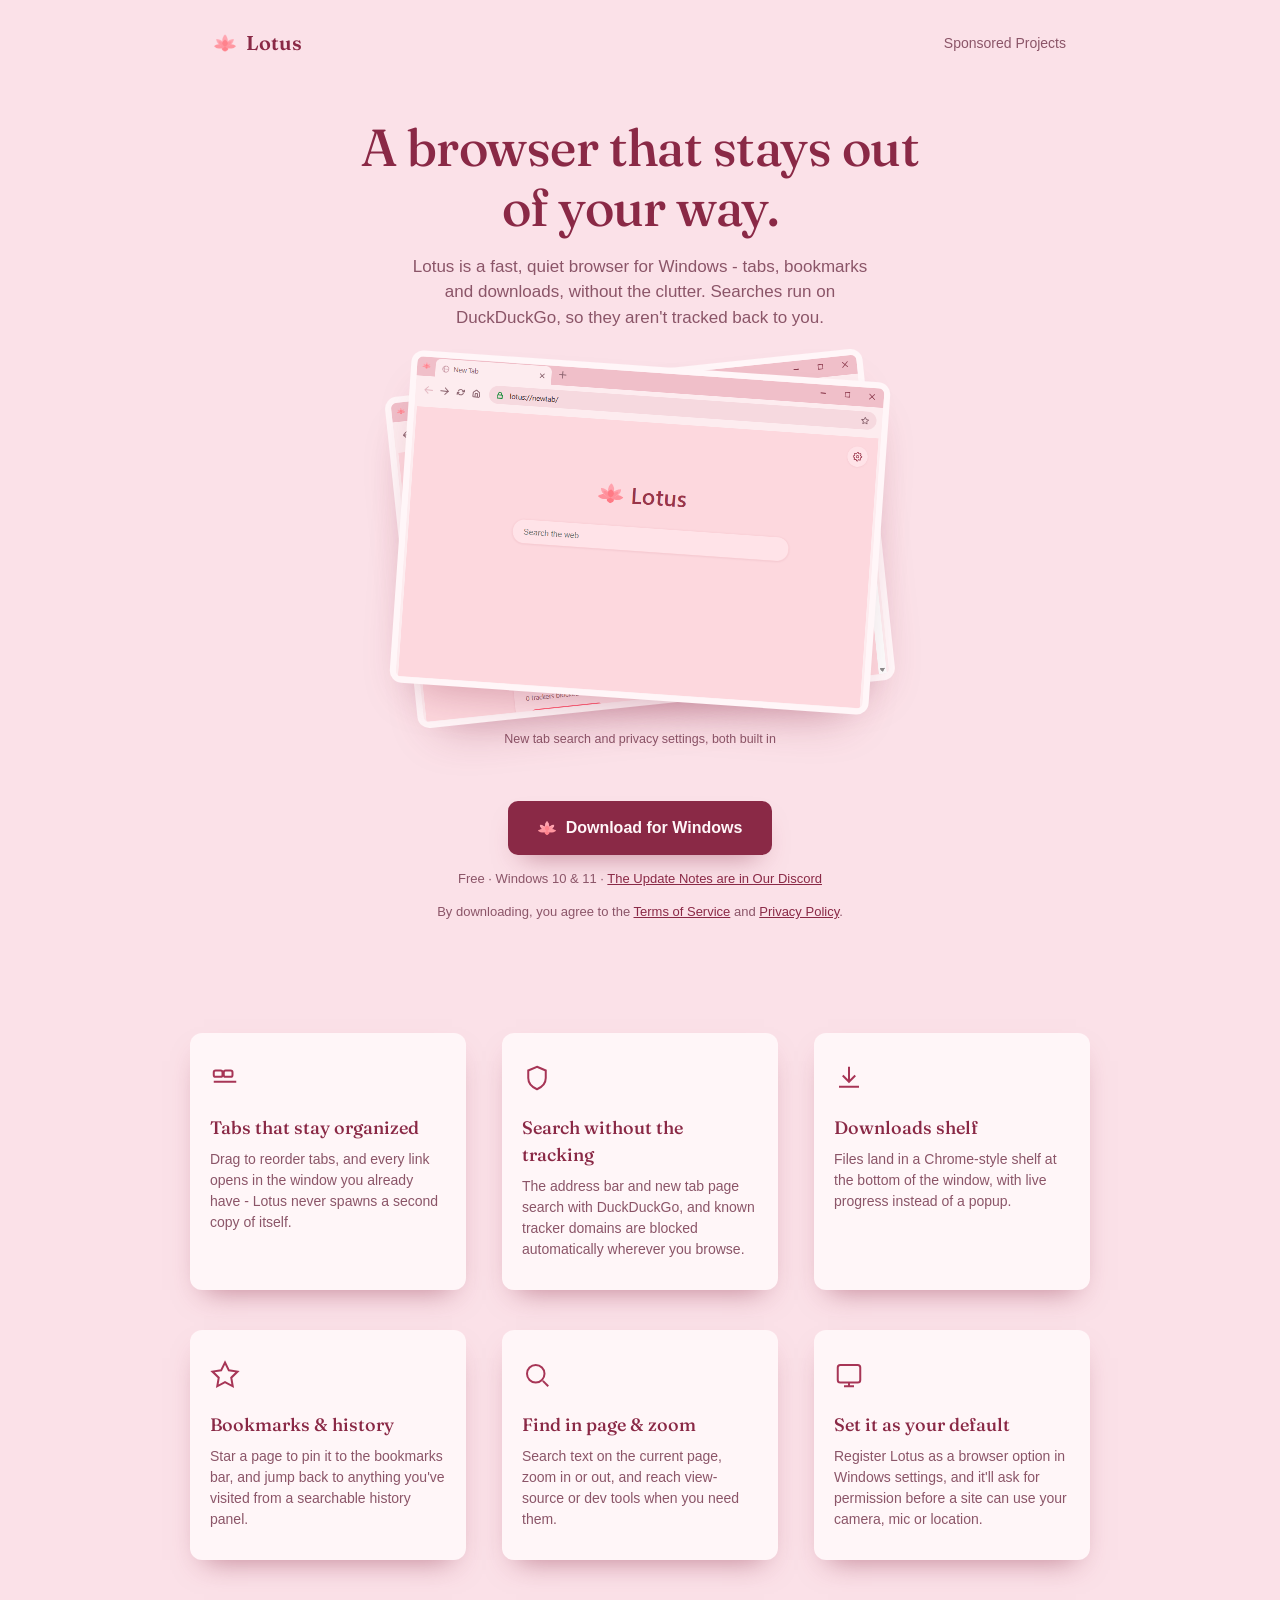
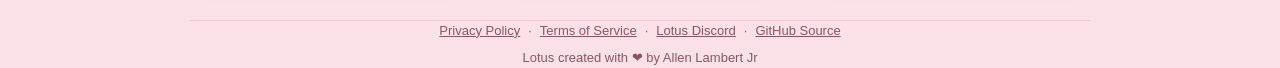
<file: index.html>
<!DOCTYPE html>
<html lang="en">

<head>
  <meta charset="UTF-8">
  <meta name="viewport" content="width=device-width, initial-scale=1.0">
  <title>Lotus - a calmer way to browse</title>
  <link rel="icon" href="assets/icon.ico" type="image/x-icon">
  <link rel="preconnect" href="https://fonts.googleapis.com">
  <link href="https://fonts.googleapis.com/css2?family=Fraunces:opsz,wght@9..144,400;9..144,500;9..144,600&display=swap"
    rel="stylesheet">
  <link rel="stylesheet" href="styles.css">
</head>

<body>

  <header class="site">
    <div class="wrap site-nav">
      <div class="wordmark">
        <img src="assets/icon.ico" alt="">
        Lotus
      </div>
      <a class="nav-link" href="/sponsor.html">Sponsored Projects</a>
    </div>
  </header>

  <section class="hero wrap">
    <h1>A browser that stays out<br>of your way.</h1>
    <p class="sub">Lotus is a fast, quiet browser for Windows - tabs, bookmarks and downloads, without the clutter.
      Searches run on DuckDuckGo, so they aren't tracked back to you.</p>

    <div class="screenshot-stack">
      <div class="screenshot-frame back">
        <img src="assets/screenshot-settings.png"
          alt="Lotus settings page showing bookmarks bar, tracker blocking, HTTPS-only mode and pop-up blocking toggles">
      </div>
      <div class="screenshot-frame front">
        <img src="assets/screenshot-newtab.png" alt="Lotus new tab page with the DuckDuckGo-powered search box">
      </div>
    </div>
    <p class="screenshot-caption">New tab search and privacy settings, both built in</p>
  </section>

  <section class="cta" id="download">
    <a class="download-btn" id="download-btn" href="versions/Lotus.Installer.exe" download>
      <img src="assets/icon.ico" alt="">
      Download for Windows
    </a>
    <p class="fine-print">Free · Windows 10 &amp; 11 · <a href="https://discord.gg/F8ZHvA9Z5C" target="_blank" rel="noopener">The Update Notes are in Our Discord</a></p>
    <p class="fine-print">By downloading, you agree to the <a href="terms.html">Terms of Service</a> and <a
        href="privacy.html">Privacy Policy</a>.</p>
  </section>

  <section class="wrap features">
    <div class="feature">
      <svg class="icon" viewBox="0 0 24 24" fill="none" stroke="currentColor" stroke-width="1.6">
        <rect x="3" y="6" width="7" height="5" rx="1.5" />
        <rect x="11" y="6" width="7" height="5" rx="1.5" />
        <path d="M3 15h18" />
      </svg>
      <h3>Tabs that stay organized</h3>
      <p>Drag to reorder tabs, and every link opens in the window you already have - Lotus never spawns a second copy of
        itself.</p>
    </div>
    <div class="feature">
      <svg class="icon" viewBox="0 0 24 24" fill="none" stroke="currentColor" stroke-width="1.6">
        <path d="M12 3l7 3v6c0 5-3.5 7.5-7 9-3.5-1.5-7-4-7-9V6l7-3z" />
      </svg>
      <h3>Search without the tracking</h3>
      <p>The address bar and new tab page search with DuckDuckGo, and known tracker domains are blocked automatically
        wherever you browse.</p>
    </div>
    <div class="feature">
      <svg class="icon" viewBox="0 0 24 24" fill="none" stroke="currentColor" stroke-width="1.6">
        <path d="M12 3v12" />
        <path d="M7 10l5 5 5-5" />
        <path d="M4 19h16" />
      </svg>
      <h3>Downloads shelf</h3>
      <p>Files land in a Chrome-style shelf at the bottom of the window, with live progress instead of a popup.</p>
    </div>
    <div class="feature">
      <svg class="icon" viewBox="0 0 24 24" fill="none" stroke="currentColor" stroke-width="1.6">
        <path d="M12 2 15.09 8.26 22 9.27 17 14.14 18.18 21.02 12 17.77 5.82 21.02 7 14.14 2 9.27 8.91 8.26 12 2z" />
      </svg>
      <h3>Bookmarks &amp; history</h3>
      <p>Star a page to pin it to the bookmarks bar, and jump back to anything you've visited from a searchable history
        panel.</p>
    </div>
    <div class="feature">
      <svg class="icon" viewBox="0 0 24 24" fill="none" stroke="currentColor" stroke-width="1.6">
        <circle cx="11" cy="11" r="7" />
        <path d="M21 21l-4.3-4.3" />
      </svg>
      <h3>Find in page &amp; zoom</h3>
      <p>Search text on the current page, zoom in or out, and reach view-source or dev tools when you need them.</p>
    </div>
    <div class="feature">
      <svg class="icon" viewBox="0 0 24 24" fill="none" stroke="currentColor" stroke-width="1.6">
        <rect x="3" y="4" width="18" height="14" rx="2" />
        <path d="M8 21h8M12 18v3" />
      </svg>
      <h3>Set it as your default</h3>
      <p>Register Lotus as a browser option in Windows settings, and it'll ask for permission before a site can use your
        camera, mic or location.</p>
    </div>
  </section>

  <footer class="wrap">
    <div class="legal-links">
      <a href="privacy.html">Privacy Policy</a>·<a href="terms.html">Terms of Service</a>·<a
        href="https://discord.gg/F8ZHvA9Z5C" target="_blank" rel="noopener">Lotus Discord</a>·<a href="https://github.com/LotusBrowser/Lotus.Source" target="_blank" rel="noopener">GitHub Source</a>
    </div>
    Lotus created with ❤ by Allen Lambert Jr
  </footer>


  <script>
    // Let the browser start the .exe download (native `download` attribute
    // behavior), then carry the visitor to the thank-you page where the
    // lotus blooms.
    document.getElementById('download-btn').addEventListener('click', function () {
      window.setTimeout(function () {
        window.location.href = 'thank-you.html';
      }, 600);
    });
  </script>
</body>

</html>
</file>
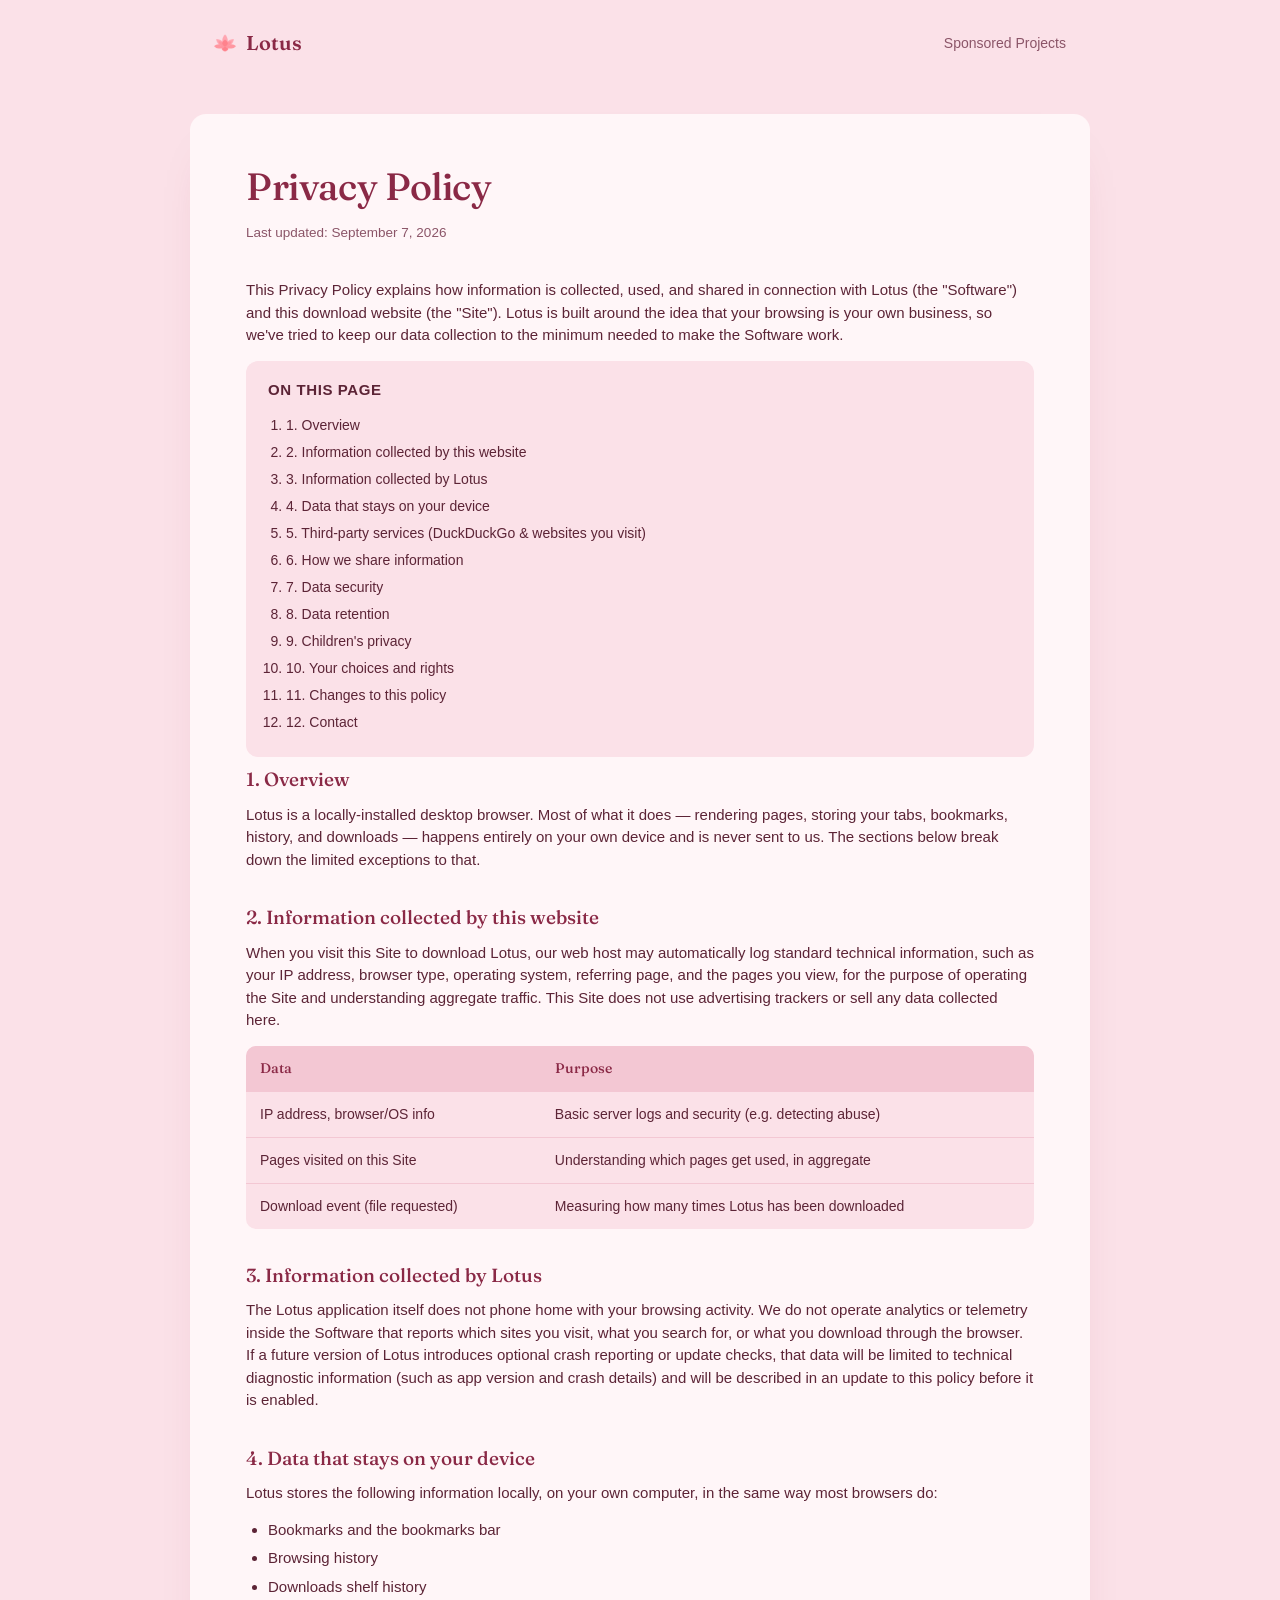
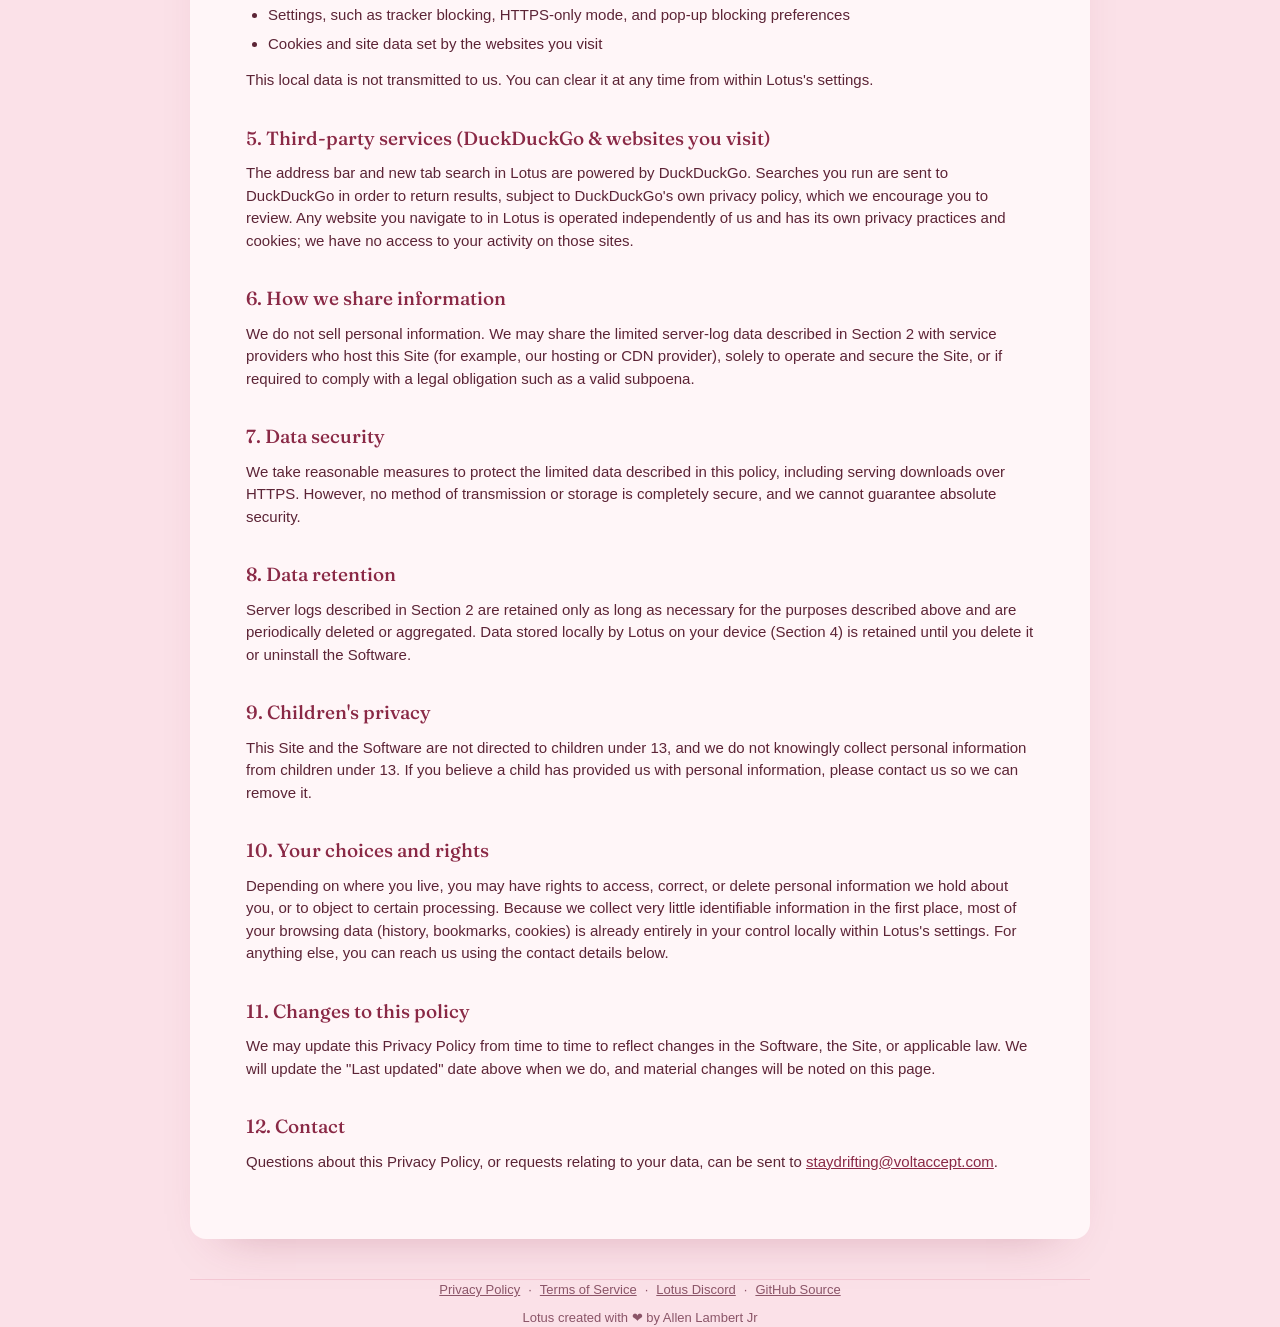
<file: privacy.html>
<!DOCTYPE html>
<html lang="en">
<head>
<meta charset="UTF-8">
<meta name="viewport" content="width=device-width, initial-scale=1.0">
<title>Privacy Policy - Lotus</title>
<link rel="icon" href="assets/icon.ico" type="image/x-icon">
<link rel="preconnect" href="https://fonts.googleapis.com">
<link href="https://fonts.googleapis.com/css2?family=Fraunces:opsz,wght@9..144,400;9..144,500;9..144,600&display=swap" rel="stylesheet">
<link rel="stylesheet" href="styles.css">
</head>
<body>

<header class="site">
  <div class="wrap site-nav">
    <a class="wordmark" href="/">
      <img src="assets/icon.ico" alt="">
      Lotus
    </a>
    <a class="nav-link" href="/sponsor.html">Sponsored Projects</a>
  </div>
</header>

<section class="wrap doc">
  <div class="doc-card">
    <h1>Privacy Policy</h1>
    <p class="effective">Last updated: September 7, 2026</p>

    <p>This Privacy Policy explains how information is collected, used, and shared in connection with Lotus (the "Software") and this download website (the "Site"). Lotus is built around the idea that your browsing is your own business, so we've tried to keep our data collection to the minimum needed to make the Software work.</p>

    <nav class="toc" aria-label="Table of contents">
      <p class="toc-title">On this page</p>
      <ol>
        <li><a href="#overview">1. Overview</a></li>
        <li><a href="#site-data">2. Information collected by this website</a></li>
        <li><a href="#browser-data">3. Information collected by Lotus</a></li>
        <li><a href="#local-data">4. Data that stays on your device</a></li>
        <li><a href="#third-party">5. Third-party services (DuckDuckGo &amp; websites you visit)</a></li>
        <li><a href="#sharing">6. How we share information</a></li>
        <li><a href="#security">7. Data security</a></li>
        <li><a href="#retention">8. Data retention</a></li>
        <li><a href="#children">9. Children's privacy</a></li>
        <li><a href="#rights">10. Your choices and rights</a></li>
        <li><a href="#changes">11. Changes to this policy</a></li>
        <li><a href="#contact">12. Contact</a></li>
      </ol>
    </nav>

    <h2 id="overview">1. Overview</h2>
    <p>Lotus is a locally-installed desktop browser. Most of what it does — rendering pages, storing your tabs, bookmarks, history, and downloads — happens entirely on your own device and is never sent to us. The sections below break down the limited exceptions to that.</p>

    <h2 id="site-data">2. Information collected by this website</h2>
    <p>When you visit this Site to download Lotus, our web host may automatically log standard technical information, such as your IP address, browser type, operating system, referring page, and the pages you view, for the purpose of operating the Site and understanding aggregate traffic. This Site does not use advertising trackers or sell any data collected here.</p>

    <div class="table-wrap">
      <table class="data-table">
        <thead>
          <tr><th>Data</th><th>Purpose</th></tr>
        </thead>
        <tbody>
          <tr><td>IP address, browser/OS info</td><td>Basic server logs and security (e.g. detecting abuse)</td></tr>
          <tr><td>Pages visited on this Site</td><td>Understanding which pages get used, in aggregate</td></tr>
          <tr><td>Download event (file requested)</td><td>Measuring how many times Lotus has been downloaded</td></tr>
        </tbody>
      </table>
    </div>

    <h2 id="browser-data">3. Information collected by Lotus</h2>
    <p>The Lotus application itself does not phone home with your browsing activity. We do not operate analytics or telemetry inside the Software that reports which sites you visit, what you search for, or what you download through the browser. If a future version of Lotus introduces optional crash reporting or update checks, that data will be limited to technical diagnostic information (such as app version and crash details) and will be described in an update to this policy before it is enabled.</p>

    <h2 id="local-data">4. Data that stays on your device</h2>
    <p>Lotus stores the following information locally, on your own computer, in the same way most browsers do:</p>
    <ul>
      <li>Bookmarks and the bookmarks bar</li>
      <li>Browsing history</li>
      <li>Downloads shelf history</li>
      <li>Settings, such as tracker blocking, HTTPS-only mode, and pop-up blocking preferences</li>
      <li>Cookies and site data set by the websites you visit</li>
    </ul>
    <p>This local data is not transmitted to us. You can clear it at any time from within Lotus's settings.</p>

    <h2 id="third-party">5. Third-party services (DuckDuckGo &amp; websites you visit)</h2>
    <p>The address bar and new tab search in Lotus are powered by DuckDuckGo. Searches you run are sent to DuckDuckGo in order to return results, subject to DuckDuckGo's own privacy policy, which we encourage you to review. Any website you navigate to in Lotus is operated independently of us and has its own privacy practices and cookies; we have no access to your activity on those sites.</p>

    <h2 id="sharing">6. How we share information</h2>
    <p>We do not sell personal information. We may share the limited server-log data described in Section 2 with service providers who host this Site (for example, our hosting or CDN provider), solely to operate and secure the Site, or if required to comply with a legal obligation such as a valid subpoena.</p>

    <h2 id="security">7. Data security</h2>
    <p>We take reasonable measures to protect the limited data described in this policy, including serving downloads over HTTPS. However, no method of transmission or storage is completely secure, and we cannot guarantee absolute security.</p>

    <h2 id="retention">8. Data retention</h2>
    <p>Server logs described in Section 2 are retained only as long as necessary for the purposes described above and are periodically deleted or aggregated. Data stored locally by Lotus on your device (Section 4) is retained until you delete it or uninstall the Software.</p>

    <h2 id="children">9. Children's privacy</h2>
    <p>This Site and the Software are not directed to children under 13, and we do not knowingly collect personal information from children under 13. If you believe a child has provided us with personal information, please contact us so we can remove it.</p>

    <h2 id="rights">10. Your choices and rights</h2>
    <p>Depending on where you live, you may have rights to access, correct, or delete personal information we hold about you, or to object to certain processing. Because we collect very little identifiable information in the first place, most of your browsing data (history, bookmarks, cookies) is already entirely in your control locally within Lotus's settings. For anything else, you can reach us using the contact details below.</p>

    <h2 id="changes">11. Changes to this policy</h2>
    <p>We may update this Privacy Policy from time to time to reflect changes in the Software, the Site, or applicable law. We will update the "Last updated" date above when we do, and material changes will be noted on this page.</p>

    <h2 id="contact">12. Contact</h2>
    <p>Questions about this Privacy Policy, or requests relating to your data, can be sent to <a href="mailto:staydrifting@voltaccept.com">staydrifting@voltaccept.com</a>.</p>
  </div>
</section>

<footer class="wrap">
  <div class="legal-links">
    <a href="privacy.html">Privacy Policy</a>·<a href="terms.html">Terms of Service</a>·<a href="https://discord.gg/F8ZHvA9Z5C" target="_blank" rel="noopener">Lotus Discord</a>·<a href="https://github.com/LotusBrowser/Lotus.Source" target="_blank" rel="noopener">GitHub Source</a>
  </div>
  Lotus created with ❤ by Allen Lambert Jr
</footer>

</body>
</html>
</file>
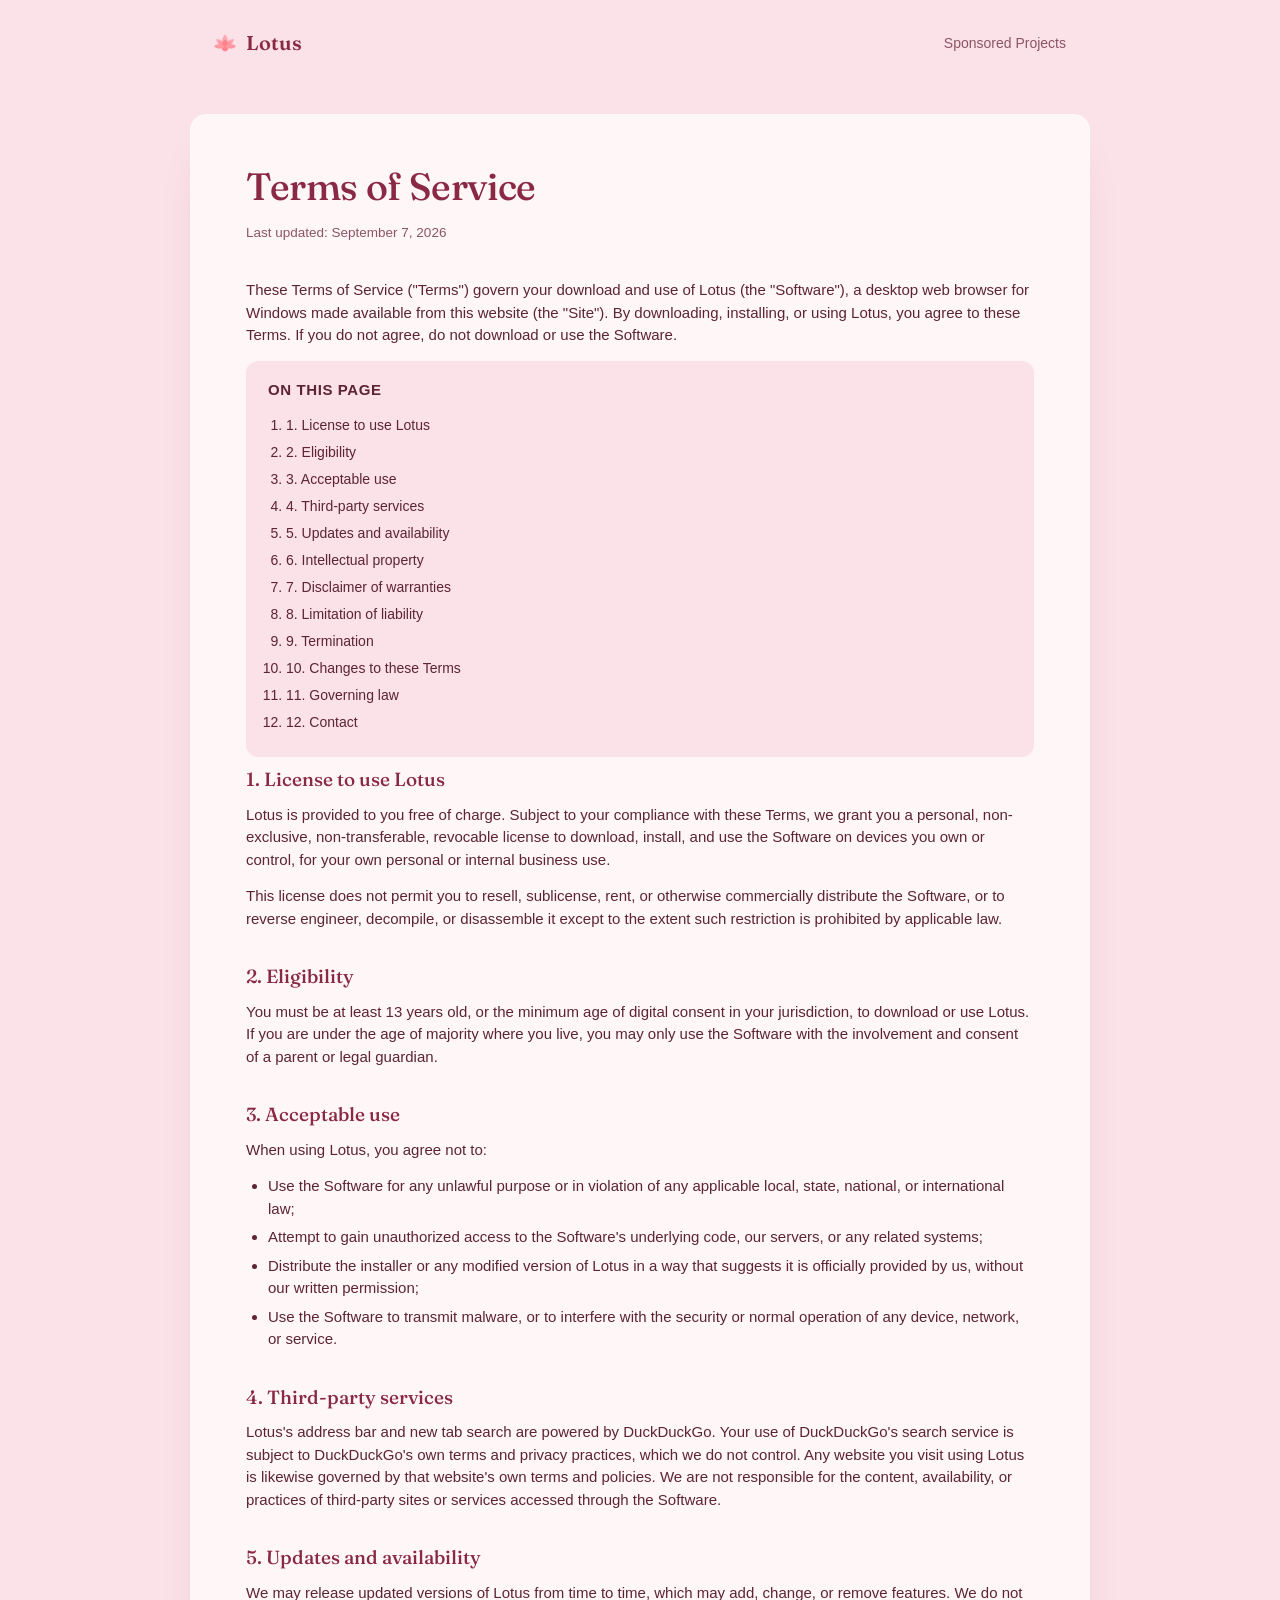
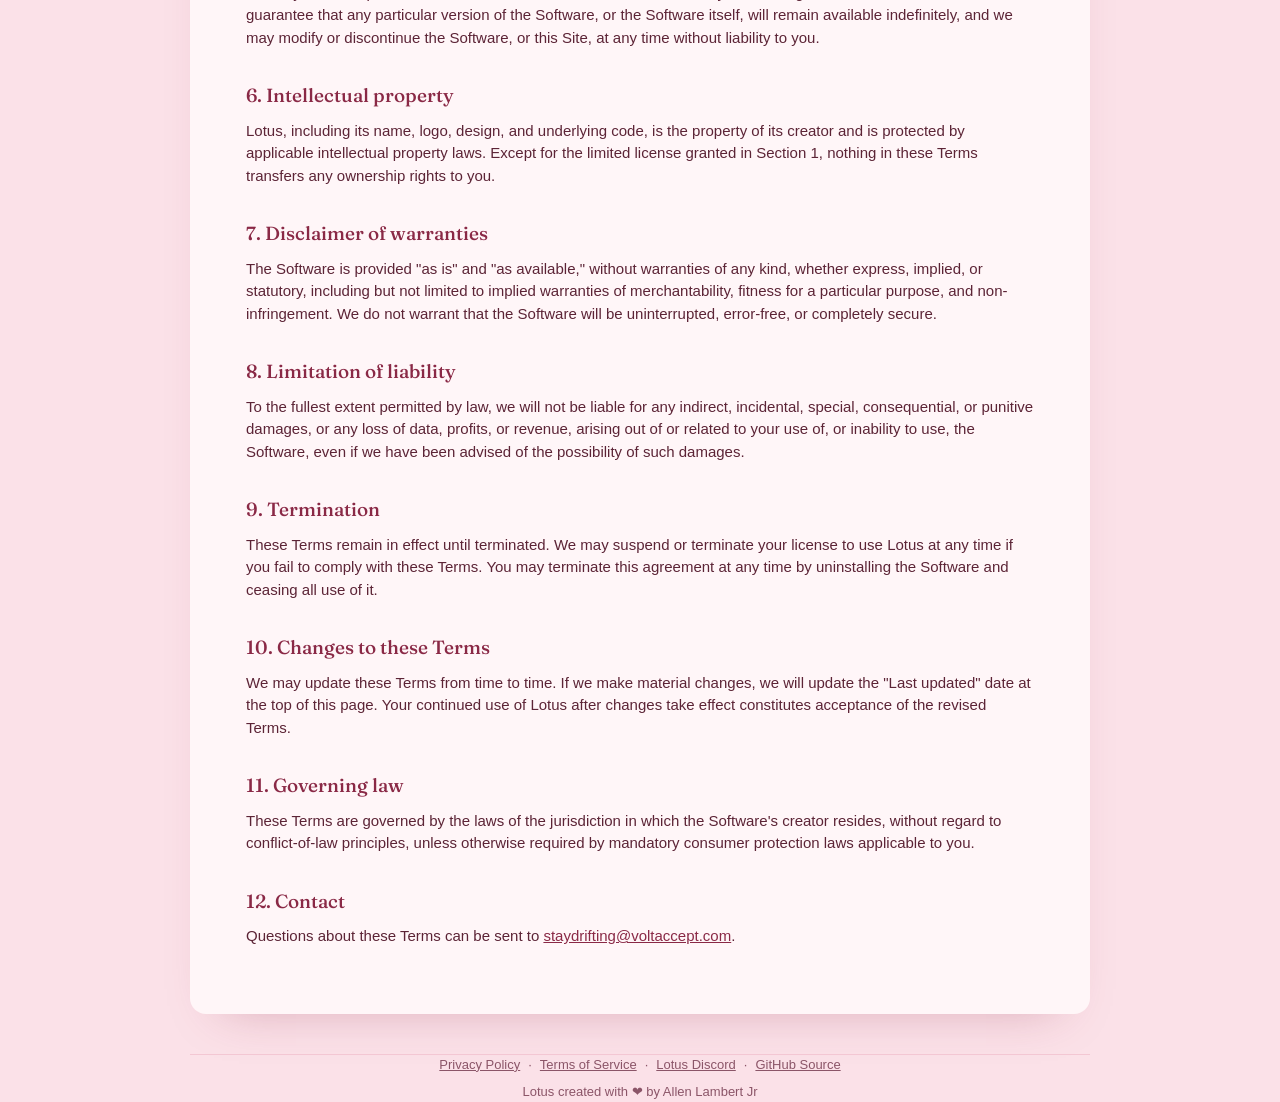
<file: terms.html>
<!DOCTYPE html>
<html lang="en">
<head>
<meta charset="UTF-8">
<meta name="viewport" content="width=device-width, initial-scale=1.0">
<title>Terms of Service - Lotus</title>
<link rel="icon" href="assets/icon.ico" type="image/x-icon">
<link rel="preconnect" href="https://fonts.googleapis.com">
<link href="https://fonts.googleapis.com/css2?family=Fraunces:opsz,wght@9..144,400;9..144,500;9..144,600&display=swap" rel="stylesheet">
<link rel="stylesheet" href="styles.css">
</head>
<body>

<header class="site">
  <div class="wrap site-nav">
    <a class="wordmark" href="/">
      <img src="assets/icon.ico" alt="">
      Lotus
    </a>
    <a class="nav-link" href="/sponsor.html">Sponsored Projects</a>
  </div>
</header>

<section class="wrap doc">
  <div class="doc-card">
    <h1>Terms of Service</h1>
    <p class="effective">Last updated: September 7, 2026</p>

    <p>These Terms of Service ("Terms") govern your download and use of Lotus (the "Software"), a desktop web browser for Windows made available from this website (the "Site"). By downloading, installing, or using Lotus, you agree to these Terms. If you do not agree, do not download or use the Software.</p>

    <nav class="toc" aria-label="Table of contents">
      <p class="toc-title">On this page</p>
      <ol>
        <li><a href="#license">1. License to use Lotus</a></li>
        <li><a href="#eligibility">2. Eligibility</a></li>
        <li><a href="#acceptable-use">3. Acceptable use</a></li>
        <li><a href="#third-party">4. Third-party services</a></li>
        <li><a href="#updates">5. Updates and availability</a></li>
        <li><a href="#ip">6. Intellectual property</a></li>
        <li><a href="#disclaimer">7. Disclaimer of warranties</a></li>
        <li><a href="#liability">8. Limitation of liability</a></li>
        <li><a href="#termination">9. Termination</a></li>
        <li><a href="#changes">10. Changes to these Terms</a></li>
        <li><a href="#law">11. Governing law</a></li>
        <li><a href="#contact">12. Contact</a></li>
      </ol>
    </nav>

    <h2 id="license">1. License to use Lotus</h2>
    <p>Lotus is provided to you free of charge. Subject to your compliance with these Terms, we grant you a personal, non-exclusive, non-transferable, revocable license to download, install, and use the Software on devices you own or control, for your own personal or internal business use.</p>
    <p>This license does not permit you to resell, sublicense, rent, or otherwise commercially distribute the Software, or to reverse engineer, decompile, or disassemble it except to the extent such restriction is prohibited by applicable law.</p>

    <h2 id="eligibility">2. Eligibility</h2>
    <p>You must be at least 13 years old, or the minimum age of digital consent in your jurisdiction, to download or use Lotus. If you are under the age of majority where you live, you may only use the Software with the involvement and consent of a parent or legal guardian.</p>

    <h2 id="acceptable-use">3. Acceptable use</h2>
    <p>When using Lotus, you agree not to:</p>
    <ul>
      <li>Use the Software for any unlawful purpose or in violation of any applicable local, state, national, or international law;</li>
      <li>Attempt to gain unauthorized access to the Software's underlying code, our servers, or any related systems;</li>
      <li>Distribute the installer or any modified version of Lotus in a way that suggests it is officially provided by us, without our written permission;</li>
      <li>Use the Software to transmit malware, or to interfere with the security or normal operation of any device, network, or service.</li>
    </ul>

    <h2 id="third-party">4. Third-party services</h2>
    <p>Lotus's address bar and new tab search are powered by DuckDuckGo. Your use of DuckDuckGo's search service is subject to DuckDuckGo's own terms and privacy practices, which we do not control. Any website you visit using Lotus is likewise governed by that website's own terms and policies. We are not responsible for the content, availability, or practices of third-party sites or services accessed through the Software.</p>

    <h2 id="updates">5. Updates and availability</h2>
    <p>We may release updated versions of Lotus from time to time, which may add, change, or remove features. We do not guarantee that any particular version of the Software, or the Software itself, will remain available indefinitely, and we may modify or discontinue the Software, or this Site, at any time without liability to you.</p>

    <h2 id="ip">6. Intellectual property</h2>
    <p>Lotus, including its name, logo, design, and underlying code, is the property of its creator and is protected by applicable intellectual property laws. Except for the limited license granted in Section 1, nothing in these Terms transfers any ownership rights to you.</p>

    <h2 id="disclaimer">7. Disclaimer of warranties</h2>
    <p>The Software is provided "as is" and "as available," without warranties of any kind, whether express, implied, or statutory, including but not limited to implied warranties of merchantability, fitness for a particular purpose, and non-infringement. We do not warrant that the Software will be uninterrupted, error-free, or completely secure.</p>

    <h2 id="liability">8. Limitation of liability</h2>
    <p>To the fullest extent permitted by law, we will not be liable for any indirect, incidental, special, consequential, or punitive damages, or any loss of data, profits, or revenue, arising out of or related to your use of, or inability to use, the Software, even if we have been advised of the possibility of such damages.</p>

    <h2 id="termination">9. Termination</h2>
    <p>These Terms remain in effect until terminated. We may suspend or terminate your license to use Lotus at any time if you fail to comply with these Terms. You may terminate this agreement at any time by uninstalling the Software and ceasing all use of it.</p>

    <h2 id="changes">10. Changes to these Terms</h2>
    <p>We may update these Terms from time to time. If we make material changes, we will update the "Last updated" date at the top of this page. Your continued use of Lotus after changes take effect constitutes acceptance of the revised Terms.</p>

    <h2 id="law">11. Governing law</h2>
    <p>These Terms are governed by the laws of the jurisdiction in which the Software's creator resides, without regard to conflict-of-law principles, unless otherwise required by mandatory consumer protection laws applicable to you.</p>

    <h2 id="contact">12. Contact</h2>
    <p>Questions about these Terms can be sent to <a href="mailto:staydrifting@voltaccept.com">staydrifting@voltaccept.com</a>.</p>
  </div>
</section>

<footer class="wrap">
  <div class="legal-links">
    <a href="privacy.html">Privacy Policy</a>·<a href="terms.html">Terms of Service</a>·<a href="https://discord.gg/F8ZHvA9Z5C" target="_blank" rel="noopener">Lotus Discord</a>·<a href="https://github.com/LotusBrowser/Lotus.Source" target="_blank" rel="noopener">GitHub Source</a>
  </div>
  Lotus created with ❤ by Allen Lambert Jr
</footer>

</body>
</html>
</file>
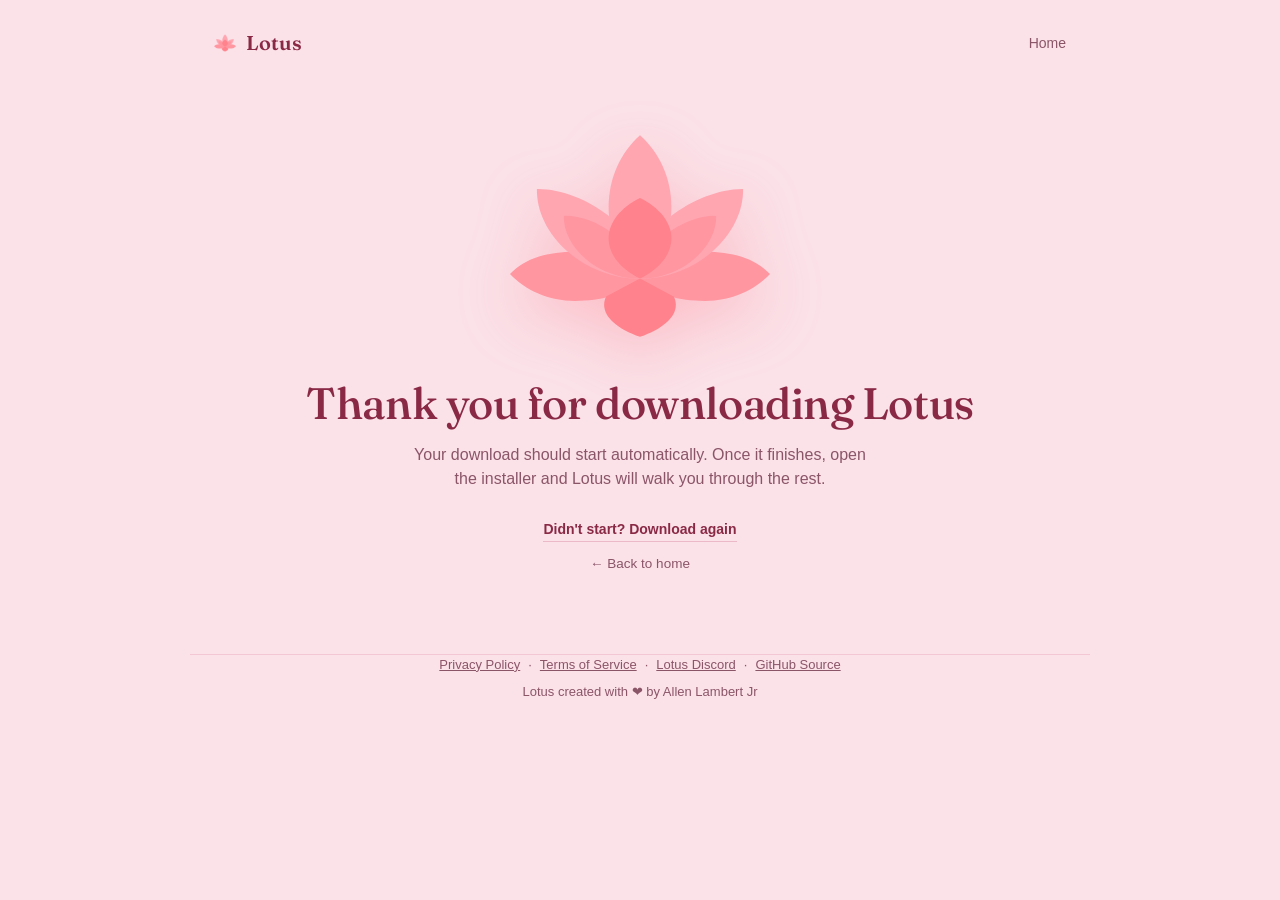
<file: thank-you.html>
<!DOCTYPE html>
<html lang="en">
<head>
<meta charset="UTF-8">
<meta name="viewport" content="width=device-width, initial-scale=1.0">
<title>Thank you - Lotus</title>
<link rel="icon" href="assets/icon.ico" type="image/x-icon">
<link rel="preconnect" href="https://fonts.googleapis.com">
<link href="https://fonts.googleapis.com/css2?family=Fraunces:opsz,wght@9..144,400;9..144,500;9..144,600&display=swap" rel="stylesheet">
<link rel="stylesheet" href="styles.css">
</head>
<body class="thanks">

<header class="site">
  <div class="wrap site-nav">
    <a class="wordmark" href="/">
      <img src="assets/icon.ico" alt="">
      Lotus
    </a>
    <a class="nav-link" href="/">Home</a>
  </div>
</header>

<section class="thanks-hero wrap">

  <div class="bloom-stage">
    <svg class="lotus-svg" viewBox="0 0 512 512" xmlns="http://www.w3.org/2000/svg">
      <g class="petal-group petal-wide">
        <path fill="var(--petal-medium)" d="M384,286.897H128c-51.787,0-97.939,11.86-128,44.138C30.061,363.311,76.213,384,128,384s97.939-11.861,128-44.138C286.061,372.139,332.213,384,384,384s97.939-20.689,128-52.966C481.94,298.756,435.788,286.897,384,286.897z"/>
      </g>

      <g class="petal-group petal-bottom">
        <path fill="var(--petal-coral)" d="M189.37,375.172c-2.521,5.258-3.991,10.68-3.991,16.26c0,25.565,27.584,48.348,70.621,63.188c43.037-14.84,70.621-37.623,70.621-63.188c0-5.4-1.389-10.651-3.756-15.75l-66.869-35.821L189.37,375.172z"/>
      </g>

      <g class="petal-group petal-side">
        <path fill="var(--petal-light)" d="M194.207,216.276c-39.988-32.025-95.218-53.686-141.213-52.941c-0.905,42.244,19.834,87.86,60.902,123.57S207.42,340.651,256,339.864"/>
        <path fill="var(--petal-light)" d="M256,339.864c48.58,0.787,101.037-17.248,142.104-52.959s61.806-81.325,60.902-123.57c-45.364-0.735-101.518,21.783-141.213,52.94"/>
      </g>

      <g class="petal-group petal-inner">
        <path fill="var(--petal-medium)" d="M105.952,216.294c-0.669,29.572,14.66,61.505,45.014,86.505c30.354,24.999,69.127,37.624,105.034,37.074l-52.965-88.286C173.479,229.166,139.948,215.772,105.952,216.294z"/>
        <path fill="var(--petal-medium)" d="M308.966,251.586L256,339.871c35.907,0.552,74.68-12.074,105.034-37.074c30.354-24.999,45.683-56.931,45.014-86.505C372.519,215.779,338.305,229.775,308.966,251.586z"/>
      </g>

      <g class="petal-group petal-top">
        <path fill="var(--petal-light)" d="M256,57.379c-37.657,33.171-61.793,84.096-61.793,141.241c0,13.591,1.405,26.815,3.993,39.548h115.601c2.588-12.733,3.992-25.955,3.992-39.548C317.793,141.476,293.657,90.55,256,57.379z"/>
      </g>

      <g class="petal-group petal-center">
        <path fill="var(--petal-coral)" d="M194.207,260.414c0,32.143,24.136,60.79,61.793,79.448c37.657-18.658,61.793-47.305,61.793-79.448s-24.136-60.79-61.793-79.448C218.343,199.624,194.207,228.27,194.207,260.414z"/>
      </g>
    </svg>

    <div class="petal-fall" aria-hidden="true">
      <span></span><span></span><span></span><span></span>
    </div>
  </div>

  <h1>Thank you for downloading Lotus</h1>
  <p class="sub">Your download should start automatically. Once it finishes, open the installer and Lotus will walk you through the rest.</p>

  <div class="thanks-actions">
    <a class="manual-link" href="versions/Lotus.Installer.exe" download>Didn't start? Download again</a>
    <a class="home-link" href="/">&larr; Back to home</a>
  </div>

</section>

<footer class="wrap">
  <div class="legal-links">
    <a href="privacy.html">Privacy Policy</a>·<a href="terms.html">Terms of Service</a>·<a href="https://discord.gg/F8ZHvA9Z5C" target="_blank" rel="noopener">Lotus Discord</a>·<a href="https://github.com/LotusBrowser/Lotus.Source" target="_blank" rel="noopener">GitHub Source</a>
  </div>
  Lotus created with ❤ by Allen Lambert Jr
</footer>

</body>
</html>
</file>
<file: styles.css>
/* ==========================================================================
   Lotus - CSS Stylesheet
   ==========================================================================

/* ---------- design tokens ---------- */
:root {
  --bg: #FBE1E8;
  --chrome: #F3C7D3;
  --chrome-dark: #ECB9C8;
  --card: #FFF6F8;
  --rose: #A73556;
  --rose-deep: #8A2946;
  --plum: #5C2436;
  --plum-soft: #8B5568;
  --petal-light: #FFA6B1;
  --petal-medium: #FF96A0;
  --petal-coral: #FF828C;
}

/* ---------- base ---------- */
* {
  box-sizing: border-box;
}

html {
  scroll-behavior: smooth;
}

body {
  margin: 0;
  background: var(--bg);
  color: var(--plum);
  font-family: -apple-system, BlinkMacSystemFont, "Segoe UI", Roboto, Helvetica, Arial, sans-serif;
  line-height: 1.5;
}

@media (prefers-reduced-motion: reduce) {
  * {
    animation-duration: 0.01ms !important;
    animation-iteration-count: 1 !important;
    transition: none !important;
  }
}

.wrap {
  max-width: 900px;
  margin: 0 auto;
  padding: 0 24px;
}

:focus-visible {
  outline: 2px solid var(--rose-deep);
  outline-offset: 2px;
}

/* ---------- top bar ---------- */
header.site {
  padding: 28px 0 0;
}

.site-nav {
  display: flex;
  align-items: center;
  justify-content: space-between;
}

.wordmark {
  display: flex;
  align-items: center;
  gap: 10px;
  font-family: "Fraunces", serif;
  font-weight: 600;
  font-size: 20px;
  color: var(--rose-deep);
  text-decoration: none;
}

.wordmark img {
  width: 22px;
  height: 22px;
}

.nav-link {
  color: var(--plum-soft);
  text-decoration: none;
  font-size: 14px;
  font-weight: 500;
}

.nav-link:hover {
  color: var(--rose-deep);
}

/* ---------- footer ---------- */
footer {
  border-top: 1px solid var(--chrome);
  padding: 26px 0 40px;
  text-align: center;
  font-size: 13px;
  color: var(--plum-soft);
}

footer a {
  color: var(--plum-soft);
}

footer .legal-links {
  margin-bottom: 8px;
}

footer .legal-links a {
  margin: 0 8px;
}

/* ==========================================================================
   Home + Sponsor: hero, screenshots, CTA
   ========================================================================== */
.hero {
  text-align: center;
  padding: 60px 0 8px;
}

.hero h1 {
  font-family: "Fraunces", serif;
  font-weight: 500;
  font-size: clamp(34px, 5vw, 52px);
  line-height: 1.15;
  letter-spacing: -0.01em;
  color: var(--rose-deep);
  margin: 0 0 16px;
}

.hero p.sub {
  max-width: 480px;
  margin: 0 auto 36px;
  color: var(--plum-soft);
  font-size: 17px;
}

/* screenshots (photo stack) */
.screenshot-stack {
  position: relative;
  width: 100%;
  max-width: 560px;
  height: 340px;
  margin: 0 auto;
}

.screenshot-frame {
  position: absolute;
  width: 480px;
  height: 333px;
  border-radius: 12px;
  overflow: hidden;
  box-shadow: 0 24px 48px -24px rgba(140, 41, 70, 0.4);
  border: 6px solid var(--card);
  background: var(--card);
}

.screenshot-frame img {
  width: 100%;
  height: 100%;
  display: block;
  object-fit: cover;
}

.screenshot-frame.back {
  top: 6px;
  left: 50%;
  transform: translateX(-50%) rotate(-6deg);
  z-index: 1;
}

.screenshot-frame.front {
  top: 0;
  left: 50%;
  transform: translateX(-50%) rotate(4deg);
  z-index: 2;
}

.screenshot-caption {
  margin: 24px 0 0;
  font-size: 12.5px;
  color: var(--plum-soft);
  text-align: center;
}

@media (max-width: 600px) {
  .screenshot-stack {
    height: 280px;
  }

  .screenshot-frame {
    width: 88vw;
    max-width: 380px;
    height: auto;
    aspect-ratio: 882/612;
  }
}

/* download CTA */
.cta {
  text-align: center;
  padding: 44px 0 8px;
}

.download-btn {
  display: inline-flex;
  align-items: center;
  gap: 10px;
  background: var(--rose-deep);
  color: var(--card);
  text-decoration: none;
  font-weight: 600;
  font-size: 16px;
  padding: 15px 30px;
  border-radius: 10px;
  box-shadow: 0 14px 28px -14px rgba(138, 41, 70, 0.55);
  transition: transform 0.15s ease, box-shadow 0.15s ease;
}

.download-btn:hover {
  transform: translateY(-1px);
  box-shadow: 0 18px 32px -14px rgba(138, 41, 70, 0.6);
}

.download-btn img {
  width: 18px;
  height: 18px;
}

.fine-print {
  margin-top: 14px;
  font-size: 13px;
  color: var(--plum-soft);
}

.fine-print a {
  color: var(--rose-deep);
}

/* ---------- home: features ---------- */
.features {
  padding: 90px 0 60px;
  display: grid;
  grid-template-columns: repeat(3, 1fr);
  gap: 40px 36px;
}

.feature {
  background: var(--card);
  padding: 30px 20px;
  border-radius: 12px;
  box-shadow: 0 14px 28px -14px rgba(138, 41, 70, 0.55);
}

.feature h3 {
  font-family: "Fraunces", serif;
  font-weight: 500;
  font-size: 18px;
  color: var(--rose-deep);
  margin: 0 0 8px;
}

.feature p {
  margin: 0;
  font-size: 14px;
  color: var(--plum-soft);
}

.feature .icon {
  width: 30px;
  height: 30px;
  margin-bottom: 14px;
  color: var(--rose);
}

@media (max-width: 680px) {
  .features {
    grid-template-columns: 1fr;
    gap: 30px;
    padding: 0 60px 40px;
    text-align: center;
  }

  .feature p {
    max-width: 400px;
    margin: 0 auto;
    text-align: justify;
  }
}

/* ---------- sponsor: projects ---------- */
.projects {
  padding: 90px 0 60px;
  display: grid;
  grid-template-columns: repeat(3, 1fr);
  gap: 40px 36px;
}

.project {
  background: var(--card);
  padding: 30px 20px;
  border-radius: 12px;
  box-shadow: 0 14px 28px -14px rgba(138, 41, 70, 0.55);
}

.project h3 {
  font-family: "Fraunces", serif;
  font-weight: 500;
  font-size: 18px;
  text-align: center;
  color: var(--rose-deep);
  margin: 0 0 8px;
}

.project p {
  margin: 0;
  font-size: 14px;
  color: var(--plum-soft);
}

.project .links {
  margin-top: 14px;
  display: flex;
  justify-content: center;
  gap: 12px;
}

.project .links a {
  color: var(--rose);
  transition: color 0.15s ease;
  text-decoration: none;
  font-weight: 500;
  font-size: 15px;
}

.project .links a:hover {
  color: var(--plum);
}

.project .icon {
  width: 128px;
  height: 128px;
  border-radius: 25%;
  border: 1px solid var(--chrome);
  box-shadow: 0 14px 28px -14px rgba(138, 41, 70, 0.55);
  margin-bottom: 14px;
  margin-left: auto;
  margin-right: auto;
  display: block;
  color: var(--rose);
}

@media (max-width: 680px) {
  .projects {
    grid-template-columns: 1fr;
    gap: 30px;
    padding: 0 60px 40px;
    text-align: center;
  }

  .project p {
    max-width: 400px;
    margin: 0 auto;
    text-align: justify;
  }
}

/* ==========================================================================
   Legal pages (privacy, terms)
   ========================================================================== */
.doc {
  padding: 56px 0 40px;
}

.doc-card {
  background: var(--card);
  border-radius: 16px;
  padding: 44px clamp(24px, 5vw, 56px) 52px;
  box-shadow: 0 24px 48px -32px rgba(140, 41, 70, 0.35);
}

.doc h1 {
  font-family: "Fraunces", serif;
  font-weight: 500;
  font-size: clamp(28px, 4vw, 38px);
  color: var(--rose-deep);
  margin: 0 0 8px;
  letter-spacing: -0.01em;
}

.doc .effective {
  font-size: 13.5px;
  color: var(--plum-soft);
  margin: 0 0 36px;
}

.doc h2 {
  font-family: "Fraunces", serif;
  font-weight: 500;
  font-size: 19px;
  color: var(--rose-deep);
  margin: 32px 0 10px;
}

.doc h2:first-of-type {
  margin-top: 0;
}

.doc p {
  margin: 0 0 14px;
  font-size: 15px;
  color: var(--plum);
}

.doc ul {
  margin: 0 0 14px;
  padding-left: 22px;
}

.doc li {
  font-size: 15px;
  color: var(--plum);
  margin-bottom: 6px;
}

.doc a {
  color: var(--rose-deep);
}

.doc strong {
  color: var(--rose-deep);
}

/* data table (privacy) */
.table-wrap {
  overflow-x: auto;
  margin: 0 0 20px;
}

table.data-table {
  width: 100%;
  border-collapse: collapse;
  font-size: 14px;
  background: var(--bg);
  border-radius: 10px;
  overflow: hidden;
}

table.data-table th,
table.data-table td {
  text-align: left;
  padding: 12px 14px;
  border-bottom: 1px solid var(--chrome);
  vertical-align: top;
}

table.data-table th {
  font-family: "Fraunces", serif;
  font-weight: 500;
  color: var(--rose-deep);
  background: var(--chrome);
}

table.data-table tr:last-child td {
  border-bottom: none;
}

/* table of contents */
.toc {
  background: var(--bg);
  border-radius: 12px;
  padding: 18px 22px;
  margin-bottom: 8px;
  list-style: none;
}

.toc-title {
  font-size: 12.5px;
  font-weight: 600;
  text-transform: uppercase;
  letter-spacing: 0.04em;
  color: var(--plum-soft);
  margin: 0 0 10px;
}

.toc ol {
  margin: 0;
  padding-left: 18px;
}

.toc li {
  font-size: 14px;
  margin-bottom: 6px;
}

.toc a {
  color: var(--plum);
  text-decoration: none;
}

.toc a:hover {
  color: var(--rose-deep);
  text-decoration: underline;
}

/* ==========================================================================
   Thank-you page (add class="thanks" to <body>)
   ========================================================================== */
body.thanks {
  min-height: 100vh;
}

body.thanks footer {
  margin-top: 40px;
}

.thanks-hero {
  text-align: center;
  padding: 48px 0 40px;
}

.bloom-stage {
  width: 260px;
  height: 260px;
  margin: 0 auto 8px;
  position: relative;
}

.bloom-stage svg {
  width: 100%;
  height: 100%;
  overflow: visible;
  filter: drop-shadow(0 18px 30px rgba(255, 130, 140, 0.35));
}

/* every petal group animates in from a small, folded bud at the flower's
   center out to its resting position/size - the "bloom" */
.petal-group {
  transform-origin: 256px 258px;
  transform-box: view-box;
  opacity: 0;
  transform: scale(0.1) rotate(-18deg);
  animation: bloom-open 1.05s cubic-bezier(0.34, 1.35, 0.4, 1) forwards;
}

@keyframes bloom-open {
  0%   { opacity: 0; transform: scale(0.1) rotate(-18deg); }
  55%  { opacity: 1; }
  100% { opacity: 1; transform: scale(1) rotate(0deg); }
}

.petal-center { animation-delay: 0.05s; }
.petal-inner  { animation-delay: 0.22s; }
.petal-side   { animation-delay: 0.40s; }
.petal-top    { animation-delay: 0.58s; }
.petal-bottom { animation-delay: 0.58s; }
.petal-wide   { animation-delay: 0.78s; }

/* gentle idle sway once the flower has finished opening */
.lotus-svg {
  animation: sway 5s ease-in-out 1.9s infinite;
  transform-origin: 256px 400px;
}

@keyframes sway {
  0%, 100% { transform: rotate(0deg); }
  50%      { transform: rotate(1.2deg); }
}

/* soft petals drifting down behind the flower */
.petal-fall {
  position: absolute;
  inset: 0;
  pointer-events: none;
  overflow: visible;
}

.petal-fall span {
  position: absolute;
  top: -10px;
  width: 10px;
  height: 14px;
  background: var(--petal-light);
  border-radius: 60% 10% 60% 10%;
  opacity: 0;
  animation: fall 3.6s ease-in 2.1s infinite;
}

.petal-fall span:nth-child(1) { left: 14%; animation-delay: 2.1s; }
.petal-fall span:nth-child(2) { left: 38%; animation-delay: 2.6s; background: var(--petal-coral); }
.petal-fall span:nth-child(3) { left: 62%; animation-delay: 2.3s; background: var(--petal-medium); }
.petal-fall span:nth-child(4) { left: 84%; animation-delay: 2.9s; background: var(--petal-coral); }

@keyframes fall {
  0%   { transform: translateY(0) rotate(0deg); opacity: 0; }
  10%  { opacity: 0.85; }
  100% { transform: translateY(280px) rotate(220deg); opacity: 0; }
}

.thanks-hero h1 {
  font-family: "Fraunces", serif;
  font-weight: 500;
  font-size: clamp(30px, 4.6vw, 44px);
  line-height: 1.15;
  letter-spacing: -0.01em;
  color: var(--rose-deep);
  margin: 12px 0 14px;
  opacity: 0;
  animation: rise-in 0.7s ease-out 1.75s forwards;
}

.thanks-hero p.sub {
  max-width: 460px;
  margin: 0 auto 28px;
  color: var(--plum-soft);
  font-size: 16px;
  opacity: 0;
  animation: rise-in 0.7s ease-out 1.95s forwards;
}

@keyframes rise-in {
  from { opacity: 0; transform: translateY(10px); }
  to   { opacity: 1; transform: translateY(0); }
}

.thanks-actions {
  display: flex;
  flex-direction: column;
  align-items: center;
  gap: 12px;
  opacity: 0;
  animation: rise-in 0.7s ease-out 2.1s forwards;
}

.manual-link {
  color: var(--rose-deep);
  font-weight: 600;
  font-size: 14px;
  text-decoration: none;
  border-bottom: 1px solid var(--chrome-dark);
  padding-bottom: 1px;
}

.manual-link:hover {
  color: var(--plum);
  border-color: var(--rose);
}

.home-link {
  color: var(--plum-soft);
  font-size: 13.5px;
  text-decoration: none;
}

.home-link:hover {
  color: var(--rose-deep);
}
</file>
